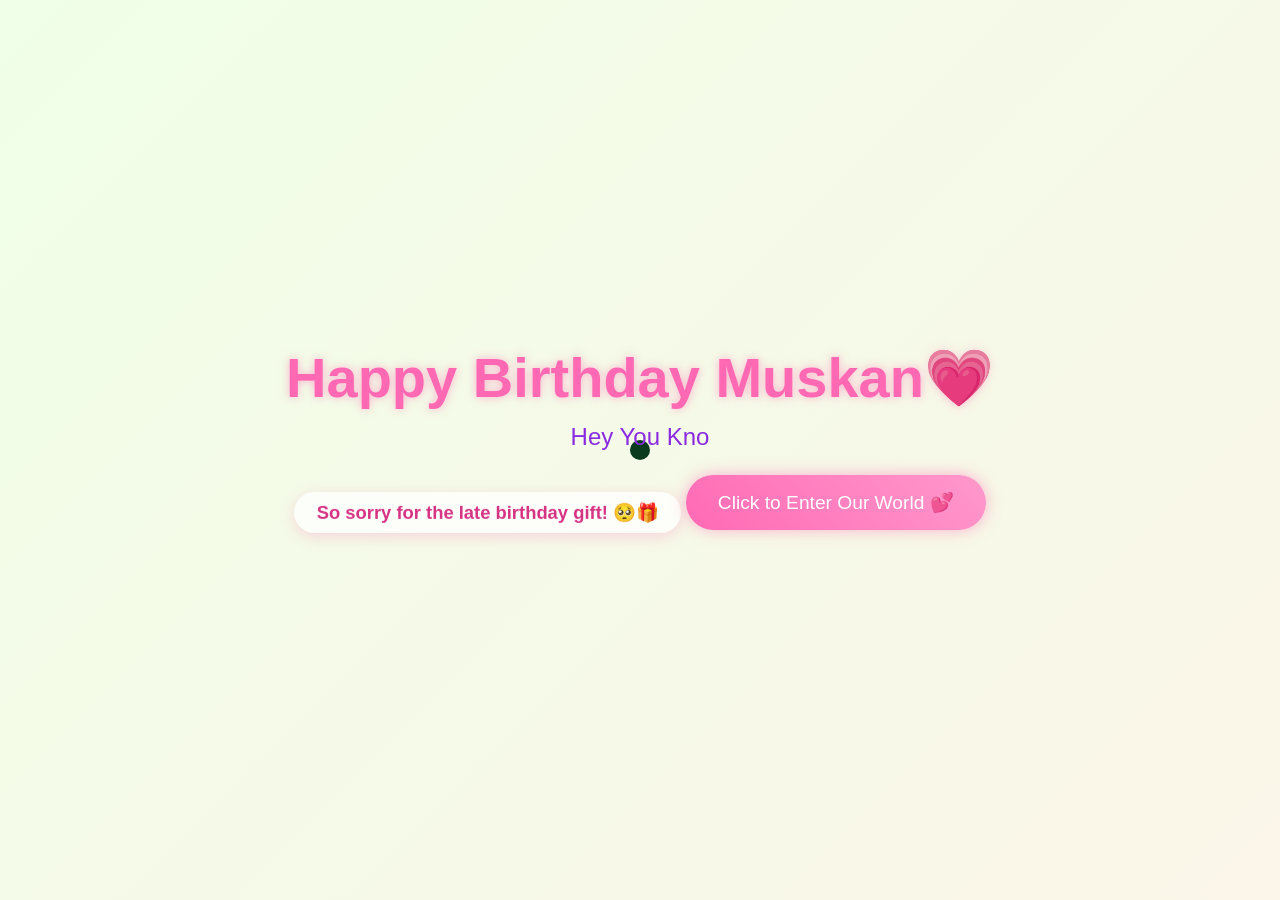
<file: index.html>
<!DOCTYPE html>
<html lang="en">
<head>
    <meta charset="UTF-8">
    <meta name="viewport" content="width=device-width, initial-scale=1.0">
    <title>Happy Birthday Muskan 💗</title>
    <script src="https://cdnjs.cloudflare.com/ajax/libs/gsap/3.12.2/gsap.min.js"></script>
    <link rel="stylesheet" href="style.css">
    
</head>
<body>
    <div class="cursor"></div>
    <div class="container">
        <h1>Happy Birthday Muskan💗</h1>
        <div class="greeting"></div>
        <p class="late-note">So sorry for the late birthday gift! 🥺🎁</p>
        <button class="cta-button">Click to Enter Our World 💕</button>
    </div>

    <script src="script.js">
        
    </script>
</body>
</html>
</file>
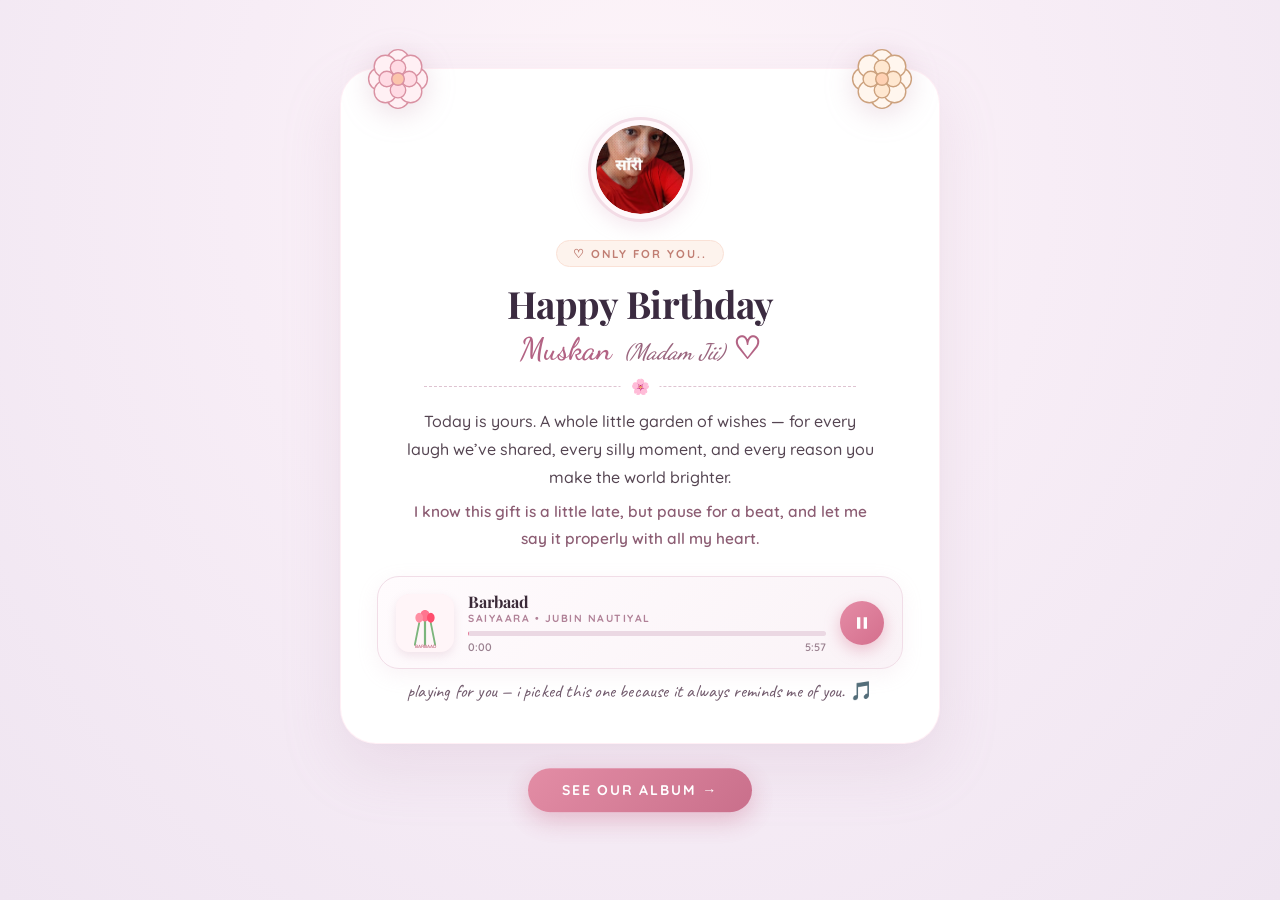
<file: cause.html>
<!DOCTYPE html>
<html lang="en">
<head>
    <meta charset="UTF-8">
    <meta name="viewport" content="width=device-width, initial-scale=1.0">
    <title>A Special Card for Muskan 🌸</title>
    
    <!-- Google Fonts for Elegant Serif, Handwritten Accents & Modern Sans -->
    <link rel="preconnect" href="https://fonts.googleapis.com">
    <link rel="preconnect" href="https://fonts.gstatic.com" crossorigin>
    <link href="https://fonts.googleapis.com/css2?family=Caveat:wght@500;600&family=Dancing+Script:wght@600;700&family=Playfair+Display:ital,wght@0,600;0,700;1,500;1,600&family=Quicksand:wght@400;500;600;700&display=swap" rel="stylesheet">
    
    <script src="https://cdnjs.cloudflare.com/ajax/libs/gsap/3.12.2/gsap.min.js"></script>
    <link rel="stylesheet" href="./cause.css">
</head>
<body>
    <!-- Ambient Floating Background Particles -->
    <div class="ambient-background" id="ambient-container"></div>

    <main class="page-wrapper">
        <!-- Aesthetic Center Card -->
        <article class="birthday-card">
            <!-- Decorative Corner Paper Flowers -->
            <div class="corner-flower flower-top-left" aria-hidden="true">
                <svg viewBox="0 0 100 100" class="flower-svg">
                    <!-- Outer Layer -->
                    <g fill="#fff0f4" stroke="#d991a2" stroke-width="2">
                        <circle cx="50" cy="24" r="16"/>
                        <circle cx="76" cy="50" r="16"/>
                        <circle cx="50" cy="76" r="16"/>
                        <circle cx="24" cy="50" r="16"/>
                        <circle cx="68" cy="32" r="16"/>
                        <circle cx="68" cy="68" r="16"/>
                        <circle cx="32" cy="68" r="16"/>
                        <circle cx="32" cy="32" r="16"/>
                    </g>
                    <!-- Inner Layer -->
                    <g fill="#ffdbe4" stroke="#d991a2" stroke-width="2">
                        <circle cx="50" cy="34" r="11"/>
                        <circle cx="66" cy="50" r="11"/>
                        <circle cx="50" cy="66" r="11"/>
                        <circle cx="34" cy="50" r="11"/>
                    </g>
                    <!-- Center Core -->
                    <circle cx="50" cy="50" r="9" fill="#fbc4ab" stroke="#d991a2" stroke-width="2"/>
                </svg>
            </div>

            <div class="corner-flower flower-top-right" aria-hidden="true">
                <svg viewBox="0 0 100 100" class="flower-svg">
                    <!-- Outer Layer -->
                    <g fill="#fff6ee" stroke="#cca17d" stroke-width="2">
                        <circle cx="50" cy="24" r="16"/>
                        <circle cx="76" cy="50" r="16"/>
                        <circle cx="50" cy="76" r="16"/>
                        <circle cx="24" cy="50" r="16"/>
                        <circle cx="68" cy="32" r="16"/>
                        <circle cx="68" cy="68" r="16"/>
                        <circle cx="32" cy="68" r="16"/>
                        <circle cx="32" cy="32" r="16"/>
                    </g>
                    <!-- Inner Layer -->
                    <g fill="#ffe8d1" stroke="#cca17d" stroke-width="2">
                        <circle cx="50" cy="34" r="11"/>
                        <circle cx="66" cy="50" r="11"/>
                        <circle cx="50" cy="66" r="11"/>
                        <circle cx="34" cy="50" r="11"/>
                    </g>
                    <!-- Center Core -->
                    <circle cx="50" cy="50" r="9" fill="#ffd1b3" stroke="#cca17d" stroke-width="2"/>
                </svg>
            </div>

            <!-- Avatar Header with Muskan's Photo -->
            <div class="avatar-wrapper">
                <div class="avatar-ring">
                    <div class="avatar-inner">
                        <img src="./d3.jpg" alt="Muskan" class="avatar-img">
                    </div>
                </div>
            </div>

            <!-- Tagline Badge -->
            <div class="tagline-badge">
                <span>♡ ONLY FOR YOU..</span>
            </div>

            <!-- Title & Subtitle -->
            <h1 class="card-title">Happy Birthday</h1>
            <h2 class="card-subtitle">Muskan <em>(Madam Jii)</em> ♡</h2>

            <!-- Decorative Dashed Divider with Flower -->
            <div class="card-divider">
                <span class="divider-icon">🌸</span>
            </div>

            <!-- Heartfelt Message Body -->
            <div class="card-message">
                <p>
                    Today is yours. A whole little garden of wishes — for every laugh we’ve shared, every silly moment, and every reason you make the world brighter.
                </p>
                <p class="late-apology-note">
                    I know this gift is a little late, but pause for a beat, and let me say it properly with all my heart.
                </p>
            </div>

            <!-- Aesthetic Music Player Widget -->
            <div class="music-player-card">
                <div class="player-album-art">
                    <!-- Cute Floral Cover Art -->
                    <svg viewBox="0 0 80 80" class="album-svg">
                        <rect width="80" height="80" rx="14" fill="#fff5f8"/>
                        <!-- Tulips & Flowers -->
                        <path d="M40 70 Q40 45 40 38" stroke="#7cb57c" stroke-width="3" fill="none" stroke-linecap="round"/>
                        <path d="M26 70 Q30 50 32 40" stroke="#7cb57c" stroke-width="2.5" fill="none" stroke-linecap="round"/>
                        <path d="M54 70 Q50 50 48 40" stroke="#7cb57c" stroke-width="2.5" fill="none" stroke-linecap="round"/>
                        <!-- Tulip Heads -->
                        <path d="M40 22 C32 22 30 36 40 38 C50 36 48 22 40 22 Z" fill="#ff758f"/>
                        <path d="M32 26 C26 26 24 38 32 40 C40 38 38 26 32 26 Z" fill="#ff8fa3"/>
                        <path d="M48 26 C42 26 40 38 48 40 C56 38 54 26 48 26 Z" fill="#ff4d6d"/>
                        <text x="40" y="74" font-size="6.5" fill="#c97a8e" text-anchor="middle" font-family="'Quicksand', sans-serif" font-weight="700">BARBAAD</text>
                    </svg>
                </div>

                <div class="player-info">
                    <div class="track-header">
                        <h3 class="track-title">Barbaad</h3>
                        <span class="track-subtitle">SAIYAARA • JUBIN NAUTIYAL</span>
                    </div>

                    <!-- Progress Bar -->
                    <div class="progress-container" id="progress-container">
                        <div class="progress-bar" id="progress-bar"></div>
                    </div>

                    <div class="time-display">
                        <span id="current-time">0:00</span>
                        <span id="total-duration">3:30</span>
                    </div>
                </div>

                <!-- Play/Pause Control Button -->
                <button class="play-btn" id="play-btn" aria-label="Play Barbaad song">
                    <svg viewBox="0 0 24 24" class="play-icon" id="play-icon">
                        <path d="M8 5v14l11-7z" fill="currentColor"/>
                    </svg>
                    <svg viewBox="0 0 24 24" class="pause-icon" id="pause-icon" style="display: none;">
                        <path d="M6 19h4V5H6v14zm8-14v14h4V5h-4z" fill="currentColor"/>
                    </svg>
                </button>

                <!-- Audio Element for Barbaad (Saiyaara) -->
                <audio id="audio-track" preload="auto">
                    <source src="./barbaad.mp3" type="audio/mpeg">
                </audio>
            </div>

            <!-- Play Prompt Subtitle -->
            <p class="press-play-caption" id="music-caption">
                playing for you — i picked this one because it always reminds me of you. 🎵
            </p>
        </article>

        <!-- Bottom Action Button leading to Album -->
        <div class="bottom-action-wrapper">
            <button class="album-cta-button" id="see-album-btn">
                SEE OUR ALBUM &rarr;
            </button>
        </div>
    </main>

    <script src="./cause.js"></script>
</body>
</html>
</file>
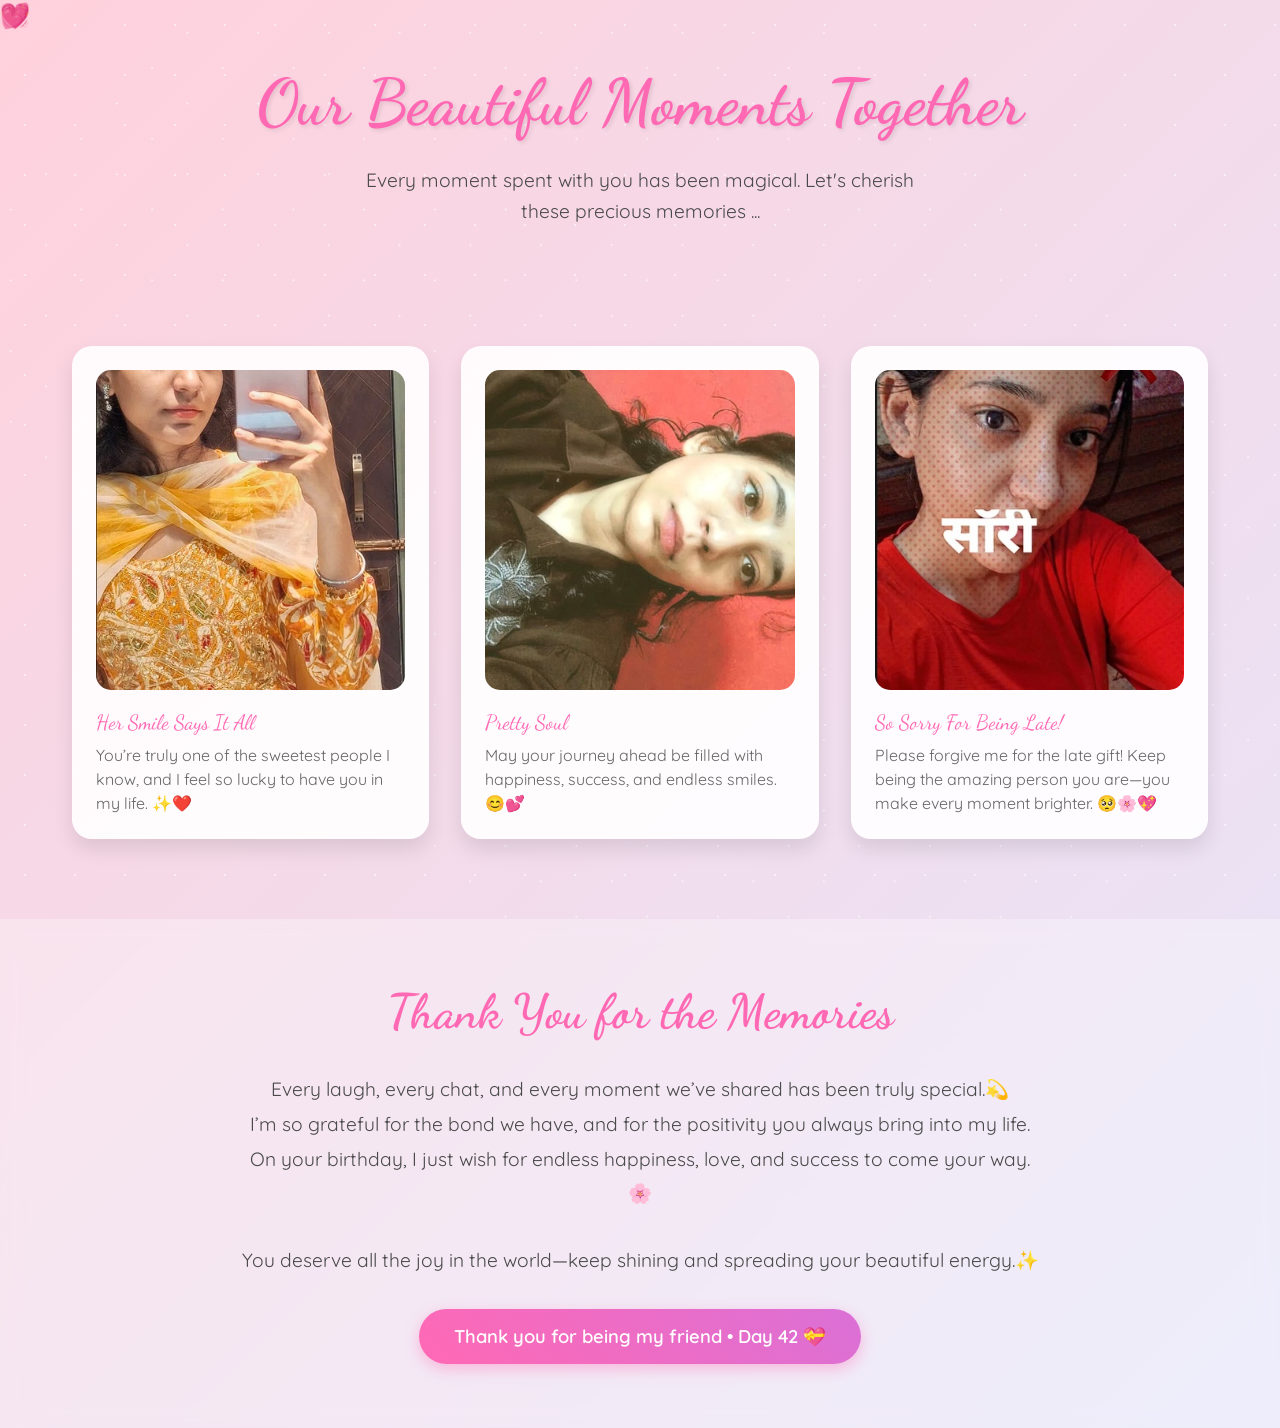
<file: last.html>
<!DOCTYPE html>
<html lang="en">

<head>
    <meta charset="UTF-8">
    <meta name="viewport" content="width=device-width, initial-scale=1.0">
    <title>Our Beautiful Memories ✨</title>
    <style>
        @import url('https://fonts.googleapis.com/css2?family=Dancing+Script:wght@700&family=Quicksand:wght@300;400;500;600&display=swap');

        * {
            margin: 0;
            padding: 0;
            box-sizing: border-box;
        }

        body {
            min-height: 100vh;
            background: linear-gradient(135deg,
                    #ffd1dc 0%,
                    #e6e6fa 25%,
                    #ffefd5 50%,
                    #e6e6fa 75%,
                    #ffd1dc 100%);
            background-size: 400% 400%;
            animation: gradientFlow 15s ease infinite;
            font-family: 'Quicksand', sans-serif;
            overflow-x: hidden;
            color: #4a4a4a;
        }

        @keyframes gradientFlow {
            0% {
                background-position: 0% 50%;
            }

            50% {
                background-position: 100% 50%;
            }

            100% {
                background-position: 0% 50%;
            }
        }

        /* Enhanced Sparkle Effect */
        .magic-sparkles {
            position: fixed;
            top: 0;
            left: 0;
            width: 100%;
            height: 100%;
            pointer-events: none;
            z-index: 1;
        }

        .sparkle {
            position: absolute;
            width: 6px;
            height: 6px;
            border-radius: 50%;
            background-color: white;
            animation: twinkle var(--duration, 4s) ease-in-out infinite;
            opacity: 0;
        }

        @keyframes twinkle {

            0%,
            100% {
                opacity: 0;
                transform: scale(0.5);
            }

            50% {
                opacity: 0.8;
                transform: scale(1);
            }
        }

        /* Generate 50 sparkles with different positions and animations */
        .magic-sparkles::before,
        .magic-sparkles::after {
            content: '';
            position: absolute;
            width: 100%;
            height: 100%;
            background-image: radial-gradient(circle, white 1px, transparent 1px);
            background-size: 50px 50px;
            animation: sparkleLayer 8s linear infinite;
            opacity: 0.5;
        }

        .magic-sparkles::after {
            animation-delay: -4s;
            transform: rotate(45deg);
        }

        @keyframes sparkleLayer {
            0% {
                transform: translateY(0);
            }

            100% {
                transform: translateY(-50px);
            }
        }

        /* Floating Hearts */
        .floating-hearts {
            position: fixed;
            width: 100%;
            height: 100%;
            pointer-events: none;
            z-index: 2;
        }

        .heart {
            position: absolute;
            font-size: 1.5rem;
            color: rgba(255, 105, 180, 0.6);
            animation: floatHeart var(--float-duration, 6s) ease-in-out infinite;
            animation-delay: var(--delay, 0s);
        }

        @keyframes floatHeart {
            0% {
                transform: translate(0, 100vh) rotate(0deg);
            }

            100% {
                transform: translate(var(--translate-x, 0), -100vh) rotate(360deg);
            }
        }

        /* Welcome Section */
        .welcome {
            text-align: center;
            padding: 4rem 2rem;
            position: relative;
            z-index: 3;
        }

        .welcome h1 {
            font-family: 'Dancing Script', cursive;
            font-size: 4rem;
            color: #ff69b4;
            text-shadow: 2px 2px 4px rgba(0, 0, 0, 0.1);
            animation: fadeInScale 2s ease;
        }

        .welcome p {
            font-size: 1.2rem;
            max-width: 600px;
            margin: 1.5rem auto;
            line-height: 1.6;
            animation: fadeIn 2s ease 0.5s both;
        }

        /* Enhanced Memory Cards */
        .memory-container {
            max-width: 1200px;
            margin: 0 auto;
            padding: 2rem;
            display: grid;
            grid-template-columns: repeat(auto-fit, minmax(300px, 1fr));
            gap: 2rem;
            z-index: 3;
            position: relative;
        }

        .memory-card {
            background: rgba(255, 255, 255, 0.9);
            border-radius: 20px;
            padding: 1.5rem;
            box-shadow: 0 10px 20px rgba(0, 0, 0, 0.1);
            transition: all 0.5s cubic-bezier(0.4, 0, 0.2, 1);
            position: relative;
            overflow: hidden;
        }

        .memory-card:hover {
            transform: translateY(-10px) scale(1.02);
            box-shadow: 0 15px 30px rgba(0, 0, 0, 0.15);
        }

        .memory-card::before {
            content: '';
            position: absolute;
            top: 0;
            left: 0;
            width: 100%;
            height: 100%;
            background: linear-gradient(45deg, transparent, rgba(255, 255, 255, 0.4), transparent);
            transform: translateX(-100%);
            transition: 0.5s;
        }

        .memory-card:hover::before {
            transform: translateX(100%);
        }

        .memory-img {
            width: 100%;
            height: 320px;
            object-fit: cover;
            object-position: center top;
            border-radius: 15px;
            margin-bottom: 1rem;
            transition: transform 0.5s ease;
        }

        .memory-card:hover .memory-img {
            transform: scale(1.05);
        }

        .memory-date {
            font-family: 'Dancing Script', cursive;
            color: #ff69b4;
            font-size: 1.3rem;
            margin-bottom: 0.5rem;
        }

        .memory-caption {
            font-size: 1rem;
            line-height: 1.5;
            color: #666;
        }

        /* Final Message Section */
        .final-message {
            text-align: center;
            padding: 4rem 2rem;
            background: rgba(255, 255, 255, 0.3);
            backdrop-filter: blur(10px);
            margin-top: 3rem;
            position: relative;
            z-index: 3;
        }

        .final-message h2 {
            font-family: 'Dancing Script', cursive;
            font-size: 3rem;
            color: #ff69b4;
            margin-bottom: 2rem;
            animation: heartbeat 2s infinite;
        }

        @keyframes heartbeat {

            0%,
            100% {
                transform: scale(1);
            }

            50% {
                transform: scale(1.1);
            }
        }

        .final-message p {
            font-size: 1.2rem;
            max-width: 800px;
            margin: 0 auto 2rem;
            line-height: 1.8;
        }

        .goodbye-btn {
            display: inline-block;
            padding: 1rem 2.2rem;
            font-size: 1.15rem;
            font-family: 'Quicksand', sans-serif;
            font-weight: 600;
            background: linear-gradient(45deg, #ff69b4, #da70d6);
            color: white;
            border: none;
            border-radius: 50px;
            cursor: pointer;
            text-decoration: none;
            transition: all 0.3s ease;
            box-shadow: 0 5px 15px rgba(255, 105, 180, 0.4);
            animation: float 3s infinite ease-in-out;
            outline: none;
        }

        .goodbye-btn:hover {
            transform: translateY(-5px) scale(1.03);
            box-shadow: 0 8px 24px rgba(255, 105, 180, 0.6);
        }

        .goodbye-btn:active {
            transform: translateY(-2px) scale(0.98);
        }

        .toast-msg {
            position: fixed;
            bottom: 35px;
            left: 50%;
            transform: translateX(-50%) translateY(80px);
            background: rgba(255, 255, 255, 0.95);
            color: #d63384;
            padding: 12px 28px;
            border-radius: 50px;
            font-size: 1rem;
            font-weight: 600;
            box-shadow: 0 8px 25px rgba(214, 51, 132, 0.25);
            border: 1px solid #ffd1dc;
            pointer-events: none;
            opacity: 0;
            transition: all 0.4s cubic-bezier(0.34, 1.56, 0.64, 1);
            z-index: 9999;
            backdrop-filter: blur(8px);
        }

        .toast-msg.show {
            transform: translateX(-50%) translateY(0);
            opacity: 1;
        }

        @keyframes float {

            0%,
            100% {
                transform: translateY(0);
            }

            50% {
                transform: translateY(-10px);
            }
        }

        /* Animations */
        @keyframes fadeInScale {
            0% {
                opacity: 0;
                transform: scale(0.8);
            }

            100% {
                opacity: 1;
                transform: scale(1);
            }
        }

        @keyframes fadeIn {
            0% {
                opacity: 0;
            }

            100% {
                opacity: 1;
            }
        }

        /* Generate Hearts */
        .js-generate-hearts {
            position: fixed;
            width: 100%;
            height: 100%;
            pointer-events: none;
            z-index: 2;
        }

        /* Custom Scrollbar */
        ::-webkit-scrollbar {
            width: 12px;
        }

        ::-webkit-scrollbar-track {
            background: rgba(255, 255, 255, 0.4);
        }

        ::-webkit-scrollbar-thumb {
            background: linear-gradient(45deg, #ff69b4, #da70d6);
            border-radius: 6px;
        }

        /* Responsive Design */
        @media (max-width: 768px) {
            .welcome h1 {
                font-size: 3rem;
            }

            .memory-container {
                grid-template-columns: 1fr;
            }

            .final-message h2 {
                font-size: 2.5rem;
            }
        }
    </style>
</head>

<body>
    <div class="magic-sparkles"></div>
    <div class="floating-hearts">
        <!-- Hearts will be generated via CSS -->
        <div class="heart" style="--float-duration: 6s; --delay: 0s; --translate-x: 20px;">💝</div>
        <div class="heart" style="--float-duration: 8s; --delay: 1s; --translate-x: -30px;">💖</div>
        <div class="heart" style="--float-duration: 7s; --delay: 2s; --translate-x: 40px;">💗</div>
        <div class="heart" style="--float-duration: 9s; --delay: 3s; --translate-x: -20px;">💓</div>
        <div class="heart" style="--float-duration: 5s; --delay: 4s; --translate-x: 30px;">💕</div>
    </div>

    <section class="welcome">
        <h1>Our Beautiful Moments Together</h1>
        <p>Every moment spent with you has been magical. Let's cherish these precious memories ...</p>
    </section>

    <div class="memory-container">
        <div class="memory-card">
            <img src="./d1.jpg" alt="Muskan" class="memory-img" style="object-position: center 15%;">
            <div class="memory-date">Her Smile Says It All</div>
            <div class="memory-caption">You’re truly one of the sweetest people I know, and I feel so lucky to have you in my life. ✨❤️</div>
        </div>
        <div class="memory-card">
            <img src="./d2.jpg" alt="Pretty Soul" class="memory-img" style="object-position: center center;">
            <div class="memory-date">Pretty Soul</div>
            <div class="memory-caption">May your journey ahead be filled with happiness, success, and endless smiles. 😊💕</div>
        </div>
        <div class="memory-card">
            <img src="./d3.jpg" alt="Sorry for Late Gift" class="memory-img" style="object-position: center 15%;">
            <div class="memory-date">So Sorry For Being Late!</div>
            <div class="memory-caption">Please forgive me for the late gift! Keep being the amazing person you are—you make every moment brighter. 🥺🌸💖</div>
        </div>
    </div>

    <section class="final-message">
        <h2>Thank You for the Memories</h2>
        <p>Every laugh, every chat, and every moment we’ve shared has been truly special.💫<br>
            I’m so grateful for the bond we have, and for the positivity you always bring into my life.<br>
            On your birthday, I just wish for endless happiness, love, and success to come your way.🌸</p>
        <p>You deserve all the joy in the world—keep shining and spreading your beautiful energy.✨</p>
        <button class="goodbye-btn" id="day-counter-btn">Thank you for being my friend • Day <span id="day-number">02</span> 💝</button>
    </section>

    <!-- Interactive Floating Celebration Toast -->
    <div class="toast-msg" id="toast-msg"></div>

    <script>
        // Automatic Day Counter
        (function() {
            // Day 01 baseline was 2026-10-24, making today (2026-10-25) Day 02
            const startEpoch = new Date('2026-10-24T00:00:00');
            const now = new Date();
            
            // Calculate elapsed calendar days
            const startMidnight = new Date(startEpoch.getFullYear(), startEpoch.getMonth(), startEpoch.getDate()).getTime();
            const nowMidnight = new Date(now.getFullYear(), now.getMonth(), now.getDate()).getTime();
            const diffDays = Math.floor((nowMidnight - startMidnight) / (1000 * 60 * 60 * 24)) + 1;
            const formattedDay = diffDays > 0 ? String(diffDays).padStart(2, '0') : '01';

            const dayEl = document.getElementById('day-number');
            if (dayEl) {
                dayEl.textContent = formattedDay;
            }

            // Click celebration: heart burst & sweet message
            const counterBtn = document.getElementById('day-counter-btn');
            const toast = document.getElementById('toast-msg');

            if (counterBtn) {
                counterBtn.addEventListener('click', (e) => {
                    // Create floating heart explosion
                    for (let i = 0; i < 12; i++) {
                        createCelebrationHeart(e.clientX, e.clientY);
                    }

                    // Show toast
                    if (toast) {
                        toast.textContent = `Here's to Day ${formattedDay} and a lifetime of friendship! 🥰✨`;
                        toast.classList.add('show');
                        clearTimeout(window.toastTimer);
                        window.toastTimer = setTimeout(() => {
                            toast.classList.remove('show');
                        }, 3500);
                    }
                });
            }

            function createCelebrationHeart(x, y) {
                const heart = document.createElement('div');
                const emojis = ['💖', '🌸', '✨', '💝', '💕', '🥰', '⭐'];
                heart.textContent = emojis[Math.floor(Math.random() * emojis.length)];
                heart.style.position = 'fixed';
                heart.style.left = `${x || window.innerWidth / 2}px`;
                heart.style.top = `${y || window.innerHeight / 2}px`;
                heart.style.fontSize = `${Math.random() * 16 + 18}px`;
                heart.style.pointerEvents = 'none';
                heart.style.zIndex = '10000';
                heart.style.transition = 'all 1.2s cubic-bezier(0.25, 1, 0.5, 1)';
                document.body.appendChild(heart);

                const angle = Math.random() * Math.PI * 2;
                const distance = Math.random() * 120 + 60;
                const destX = Math.cos(angle) * distance;
                const destY = Math.sin(angle) * distance - 40;

                requestAnimationFrame(() => {
                    heart.style.transform = `translate(${destX}px, ${destY}px) scale(${Math.random() * 0.5 + 0.8})`;
                    heart.style.opacity = '0';
                });

                setTimeout(() => heart.remove(), 1200);
            }
        })();
    </script>
</body>

</html>
</file>
<file: style.css>
* {
    margin: 0;
    padding: 0;
    box-sizing: border-box;
    cursor: none;
}

body {
    min-height: 100vh;
    display: flex;
    flex-direction: column;
    align-items: center;
    justify-content: center;
    background: linear-gradient(-45deg, #fee9f7, #e8f5fe, #fef2e8, #f0ffe8);
    background-size: 400% 400%;
    animation: gradientBG 15s ease infinite;
    font-family: 'Arial Rounded MT Bold', Arial, sans-serif;
    overflow: hidden;
    position: relative;
}

.cursor {
    width: 20px;
    height: 20px;
    background: pink;
    border-radius: 50%;
    position: fixed;
    pointer-events: none;
    mix-blend-mode: difference;
    transition: transform 0.2s;
}

.container {
    text-align: center;
    z-index: 1;
}

h1 {
    font-size: 3.5rem;
    color: #ff69b4;
    text-shadow: 0 0 10px rgba(255, 105, 180, 0.5);
    margin-bottom: 2rem;
    opacity: 0;
}

.greeting {
    font-size: 1.5rem;
    color: #8a2be2;
    margin-bottom: 1.5rem;
    min-height: 2em;
}

.late-note {
    font-size: 1.15rem;
    color: #d63384;
    margin-bottom: 2rem;
    opacity: 0;
    font-weight: bold;
    background: rgba(255, 255, 255, 0.75);
    padding: 0.6rem 1.4rem;
    border-radius: 50px;
    display: inline-block;
    box-shadow: 0 4px 15px rgba(255, 105, 180, 0.25);
    backdrop-filter: blur(8px);
}

.cta-button {
    padding: 1rem 2rem;
    font-size: 1.2rem;
    background: linear-gradient(45deg, #ff69b4, #ff99cc);
    border: none;
    border-radius: 50px;
    color: white;
    cursor: pointer;
    box-shadow: 0 0 15px rgba(255, 105, 180, 0.5);
    transition: transform 0.3s, box-shadow 0.3s;
    opacity: 0;
}

.cta-button:hover {
    transform: scale(1.1);
    box-shadow: 0 0 25px rgba(255, 105, 180, 0.7);
}

.floating {
    position: absolute;
    pointer-events: none;
    opacity: 0;
}

@keyframes gradientBG {
    0% { background-position: 0% 50%; }
    50% { background-position: 100% 50%; }
    100% { background-position: 0% 50%; }
}

@media (max-width: 768px) {
    h1 { font-size: 2rem; }
    .greeting { font-size: 1.2rem; }
    .late-note { font-size: 0.95rem; padding: 0.4rem 1rem; margin-bottom: 1.5rem; }
    .cta-button { font-size: 1rem; }
}
</file>
<file: cause.css>
/* Reset & Base Styles */
* {
    margin: 0;
    padding: 0;
    box-sizing: border-box;
}

body {
    min-height: 100vh;
    background: radial-gradient(ellipse at 50% 20%, #fef5f9 0%, #f7edf6 45%, #efe5f1 100%);
    font-family: 'Quicksand', sans-serif;
    color: #433348;
    overflow-x: hidden;
    position: relative;
    display: flex;
    justify-content: center;
    align-items: center;
    padding: 2.5rem 1rem;
}

/* Ambient Floating Background Elements */
.ambient-background {
    position: fixed;
    top: 0;
    left: 0;
    width: 100%;
    height: 100%;
    pointer-events: none;
    z-index: 0;
    overflow: hidden;
}

.ambient-particle {
    position: absolute;
    pointer-events: none;
    user-select: none;
    will-change: transform, opacity;
}

/* Page Layout */
.page-wrapper {
    width: 100%;
    max-width: 600px;
    display: flex;
    flex-direction: column;
    align-items: center;
    position: relative;
    z-index: 1;
}

/* Aesthetic Center Card */
.birthday-card {
    position: relative;
    width: 100%;
    background: #ffffff;
    border-radius: 36px;
    padding: 48px 36px 36px;
    text-align: center;
    box-shadow: 
        0 24px 60px rgba(188, 148, 175, 0.18),
        0 4px 18px rgba(0, 0, 0, 0.02);
    border: 1px solid rgba(255, 235, 243, 0.8);
    transition: transform 0.4s ease, box-shadow 0.4s ease;
}

.birthday-card:hover {
    transform: translateY(-3px);
    box-shadow: 
        0 30px 70px rgba(188, 148, 175, 0.22),
        0 6px 20px rgba(0, 0, 0, 0.03);
}

/* Corner Paper Flowers */
.corner-flower {
    position: absolute;
    width: 70px;
    height: 70px;
    pointer-events: none;
    filter: drop-shadow(0 6px 14px rgba(190, 140, 165, 0.28));
    z-index: 30;
    display: block;
    transform-origin: center center;
    transition: transform 0.4s ease;
}

.flower-top-left {
    top: -25px;
    left: 22px;
}

.flower-top-right {
    top: -25px;
    right: 22px;
}

.birthday-card:hover .flower-top-left {
    transform: rotate(-8deg) scale(1.05);
}

.birthday-card:hover .flower-top-right {
    transform: rotate(8deg) scale(1.05);
}

.flower-svg {
    width: 100%;
    height: 100%;
}

/* Cute Mascot Avatar */
.avatar-wrapper {
    display: flex;
    justify-content: center;
    align-items: center;
    margin-bottom: 12px;
}

.avatar-ring {
    width: 105px;
    height: 105px;
    border-radius: 50%;
    background: #fff8fb;
    padding: 5px;
    border: 3.5px solid #f3dce6;
    box-shadow: 0 6px 18px rgba(220, 170, 195, 0.25);
    display: flex;
    align-items: center;
    justify-content: center;
    transition: transform 0.4s cubic-bezier(0.34, 1.56, 0.64, 1);
}

.birthday-card:hover .avatar-ring {
    transform: scale(1.06) rotate(3deg);
}

.avatar-inner {
    width: 100%;
    height: 100%;
    border-radius: 50%;
    background: radial-gradient(circle, #fffbfc 60%, #faedf3 100%);
    display: flex;
    align-items: center;
    justify-content: center;
    overflow: hidden;
}

.avatar-img {
    width: 100%;
    height: 100%;
    object-fit: cover;
    object-position: center 25%;
    border-radius: 50%;
    display: block;
    transition: transform 0.4s ease;
}

.birthday-card:hover .avatar-img {
    transform: scale(1.08);
}

.mascot-svg {
    width: 82px;
    height: 82px;
}

/* Pill Tagline Badge */
.tagline-badge {
    display: inline-block;
    background: #fdf3ed;
    color: #c07d72;
    padding: 5px 16px;
    border-radius: 50px;
    font-size: 0.72rem;
    font-weight: 700;
    letter-spacing: 2px;
    text-transform: uppercase;
    margin-top: 6px;
    margin-bottom: 14px;
    border: 1px solid #fae1d6;
}

/* Typography */
.card-title {
    font-family: 'Playfair Display', Georgia, serif;
    font-size: 2.35rem;
    font-weight: 700;
    color: #3b2b40;
    line-height: 1.2;
    margin-bottom: 4px;
    letter-spacing: -0.5px;
}

.card-subtitle {
    font-family: 'Dancing Script', cursive;
    font-size: 1.95rem;
    color: #b36384;
    font-weight: 600;
    margin-bottom: 16px;
}

.card-subtitle em {
    font-style: italic;
    font-size: 1.4rem;
    color: #9a657e;
    margin-left: 4px;
}

/* Dashed Divider with Flower */
.card-divider {
    position: relative;
    width: 82%;
    margin: 18px auto 20px;
    height: 1px;
    border-top: 1.5px dashed #dec3d1;
}

.divider-icon {
    position: absolute;
    top: 50%;
    left: 50%;
    transform: translate(-50%, -50%);
    background: #ffffff;
    padding: 0 10px;
    font-size: 0.95rem;
    line-height: 1;
}

/* Card Message Body */
.card-message {
    max-width: 470px;
    margin: 0 auto;
    font-size: 1rem;
    line-height: 1.75;
    color: #554552;
    font-weight: 500;
}

.card-message p {
    margin-bottom: 8px;
}

.card-message .late-apology-note {
    color: #8c5d73;
    font-size: 0.96rem;
    font-weight: 600;
}

/* Aesthetic Music Player Card */
.music-player-card {
    background: linear-gradient(135deg, #fffbfd 0%, #faf3f7 100%);
    border: 1px solid #f1dde7;
    border-radius: 22px;
    padding: 14px 18px;
    margin: 24px auto 10px;
    display: flex;
    align-items: center;
    gap: 14px;
    box-shadow: 0 6px 20px rgba(215, 175, 195, 0.15);
    text-align: left;
    transition: transform 0.3s ease, box-shadow 0.3s ease;
}

.music-player-card:hover {
    box-shadow: 0 8px 24px rgba(215, 175, 195, 0.22);
}

.player-album-art {
    width: 58px;
    height: 58px;
    border-radius: 14px;
    flex-shrink: 0;
    overflow: hidden;
    box-shadow: 0 4px 10px rgba(190, 140, 165, 0.2);
    background: #fff0f5;
}

.album-svg {
    width: 100%;
    height: 100%;
    display: block;
}

.player-info {
    flex: 1;
    min-width: 0;
}

.track-header {
    display: flex;
    flex-direction: column;
    margin-bottom: 6px;
}

.track-title {
    font-family: 'Playfair Display', Georgia, serif;
    font-size: 1rem;
    font-weight: 700;
    color: #3b2a38;
    white-space: nowrap;
    overflow: hidden;
    text-overflow: ellipsis;
}

.track-subtitle {
    font-size: 0.65rem;
    font-weight: 700;
    letter-spacing: 1.5px;
    color: #b08197;
    text-transform: uppercase;
}

/* Progress bar */
.progress-container {
    width: 100%;
    height: 5px;
    background: #ebd8e3;
    border-radius: 10px;
    cursor: pointer;
    position: relative;
    overflow: hidden;
}

.progress-bar {
    width: 0%;
    height: 100%;
    background: linear-gradient(90deg, #f089a5, #db6f8f);
    border-radius: 10px;
    transition: width 0.1s linear;
}

.time-display {
    display: flex;
    justify-content: space-between;
    font-size: 0.68rem;
    color: #9a808f;
    margin-top: 4px;
    font-weight: 600;
}

/* Play/Pause Button */
.play-btn {
    width: 44px;
    height: 44px;
    border-radius: 50%;
    border: none;
    background: linear-gradient(135deg, #e58ca6, #d46f8d);
    color: white;
    display: flex;
    align-items: center;
    justify-content: center;
    cursor: pointer;
    box-shadow: 0 5px 16px rgba(212, 111, 141, 0.4);
    flex-shrink: 0;
    transition: transform 0.25s cubic-bezier(0.34, 1.56, 0.64, 1), box-shadow 0.25s ease;
}

.play-btn:hover {
    transform: scale(1.12);
    box-shadow: 0 7px 20px rgba(212, 111, 141, 0.55);
}

.play-btn:active {
    transform: scale(0.95);
}

.play-btn svg {
    width: 20px;
    height: 20px;
}

/* Press Play handwritten caption */
.press-play-caption {
    font-family: 'Caveat', cursive;
    font-size: 1.15rem;
    color: #725b6d;
    margin-top: 6px;
    margin-bottom: 4px;
    letter-spacing: 0.2px;
}

/* Bottom Action Button */
.bottom-action-wrapper {
    margin-top: 24px;
    margin-bottom: 20px;
    text-align: center;
}

.album-cta-button {
    background: linear-gradient(135deg, #e38ca4, #c96d8a);
    color: #ffffff;
    border: none;
    border-radius: 50px;
    padding: 13px 34px;
    font-family: 'Quicksand', sans-serif;
    font-size: 0.88rem;
    font-weight: 700;
    letter-spacing: 1.8px;
    text-transform: uppercase;
    cursor: pointer;
    box-shadow: 0 8px 24px rgba(201, 109, 138, 0.38);
    transition: transform 0.3s cubic-bezier(0.34, 1.56, 0.64, 1), box-shadow 0.3s ease;
    display: inline-flex;
    align-items: center;
    gap: 8px;
}

.album-cta-button:hover {
    transform: translateY(-3px) scale(1.04);
    box-shadow: 0 12px 28px rgba(201, 109, 138, 0.5);
}

.album-cta-button:active {
    transform: translateY(1px) scale(0.98);
}

/* Responsive adjustments */
@media (max-width: 600px) {
    body {
        padding: 2rem 0.8rem;
    }

    .birthday-card {
        padding: 40px 22px 28px;
        border-radius: 28px;
    }

    .corner-flower {
        width: 50px;
        height: 50px;
    }

    .flower-top-left {
        top: -16px;
        left: -14px;
    }

    .flower-top-right {
        top: -16px;
        right: -14px;
    }

    .avatar-ring {
        width: 90px;
        height: 90px;
    }

    .mascot-svg {
        width: 70px;
        height: 70px;
    }

    .card-title {
        font-size: 1.95rem;
    }

    .card-subtitle {
        font-size: 1.6rem;
    }

    .card-message {
        font-size: 0.94rem;
    }

    .music-player-card {
        padding: 12px 14px;
        gap: 10px;
    }

    .player-album-art {
        width: 50px;
        height: 50px;
    }

    .press-play-caption {
        font-size: 1.05rem;
    }

    .album-cta-button {
        padding: 12px 28px;
        font-size: 0.82rem;
    }
}
</file>
